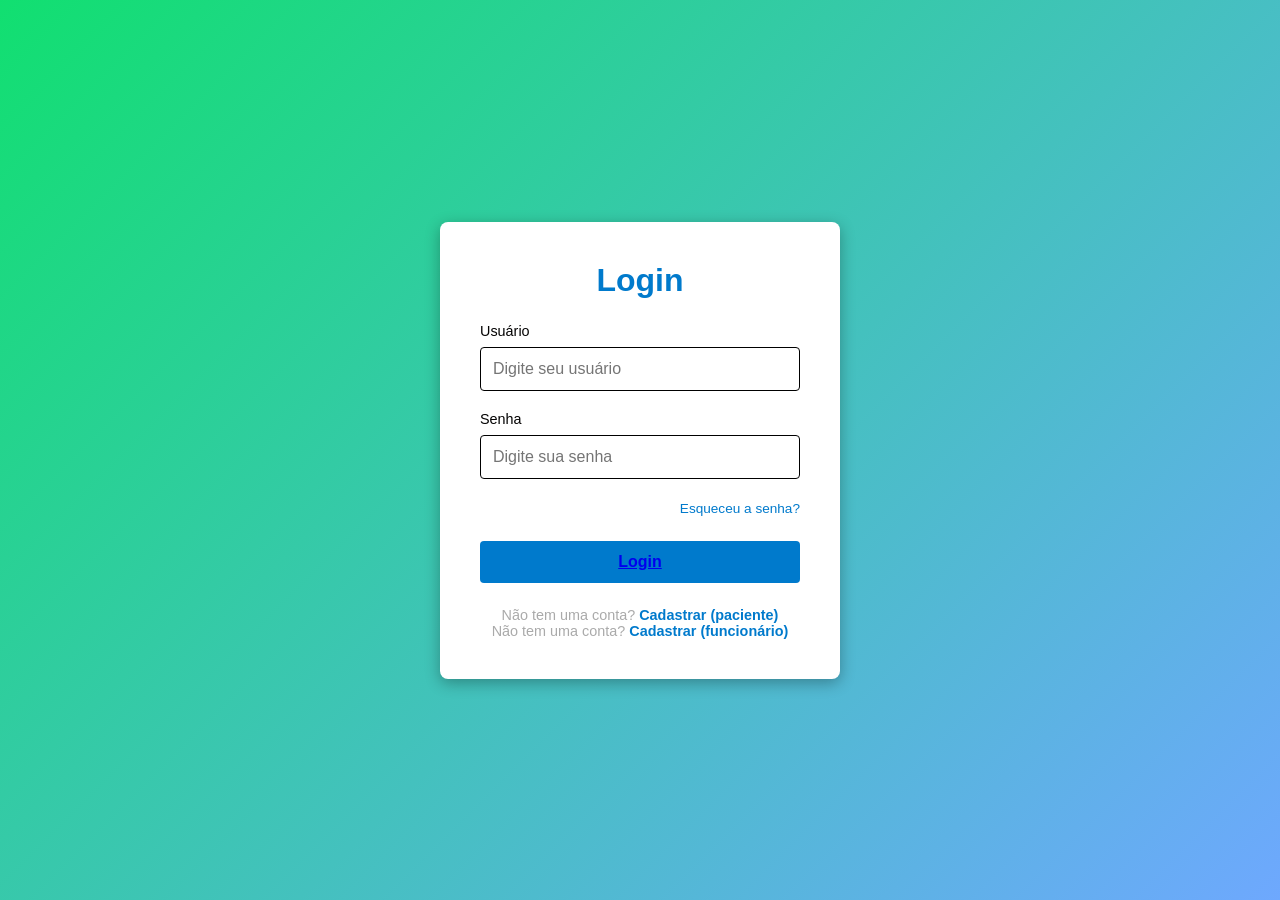
<file: index.html>
<!DOCTYPE html>
<html lang="pt-BR">
<head>
    <meta charset="UTF-8">
    <meta name="viewport" content="width=device-width, initial-scale=1.0">
    <title>Tela de Login</title>
    <link rel="stylesheet" href="style.css">
</head>
<body>

    <div class="login-container">
        <h1>Login</h1>
        
        <form>
            <div class="input-group">
                <label for="username">Usuário</label>
                <input type="text" id="username" placeholder="Digite seu usuário" required>
            </div>

            <div class="input-group">
                <label for="password">Senha</label>
                <input type="password" id="password" placeholder="Digite sua senha" required>
            </div>

            <div class="forgot-password">
                <a href="/projetohospital/senha/senha.html">Esqueceu a senha?</a>
            </div>

            <button type="submit" class="btn-login"><a href="./triagem1/index.html">Login</a></button>
        </form>

        <div class="register-link">
            <p>Não tem uma conta? <a href="./cadastropaciente/index.html">Cadastrar (paciente)</a></p>
            <p>Não tem uma conta? <a href="./funcionario/index.html">Cadastrar (funcionário)</a></p>
        </div>
    </div>

</body>
</html>
</file>
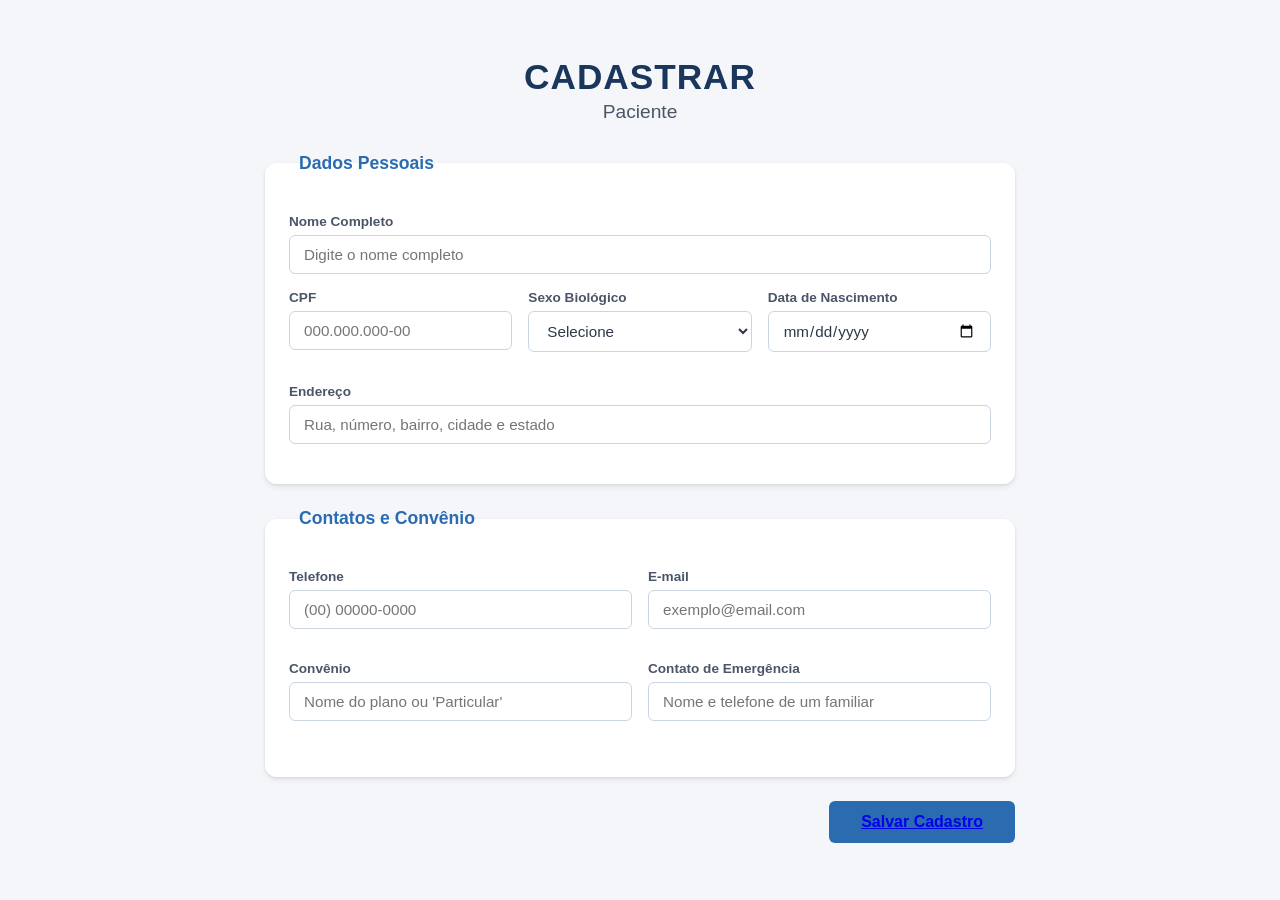
<file: cadastropaciente/index.html>
<!DOCTYPE html>
<html lang="pt-BR">
<head>
    <meta charset="UTF-8">
    <meta name="viewport" content="width=device-width, initial-scale=1.0">
    <title>Cadastro de Paciente</title>
    <link rel="stylesheet" href="style.css">
</head>
<body>

    <div class="form-container">
        <!-- Cabeçalho Principal -->
        <header class="form-header">
            <h1>Cadastrar</h1>
            <h2>Paciente</h2>
        </header>

        <form>
            <!-- CARD 1: Dados Pessoais -->
            <fieldset class="card">
                <legend>Dados Pessoais</legend>
                
                <div class="input-group full-width">
                    <label for="nome">Nome Completo</label>
                    <input type="text" id="nome" placeholder="Digite o nome completo" required>
                </div>

                <div class="input-row">
                    <div class="input-group">
                        <label for="cpf">CPF</label>
                        <input type="text" id="cpf" placeholder="000.000.000-00" required>
                    </div>

                    <div class="input-group">
                        <label for="sexo">Sexo Biológico</label>
                        <select id="sexo" required>
                            <option value="" disabled selected>Selecione</option>
                            <option value="masculino">Masculino</option>
                            <option value="feminino">Feminino</option>
                        </select>
                    </div>

                    <div class="input-group">
                        <label for="nascimento">Data de Nascimento</label>
                        <input type="date" id="nascimento" required>
                    </div>
                </div>

                <div class="input-group full-width">
                    <label for="endereco">Endereço</label>
                    <input type="text" id="endereco" placeholder="Rua, número, bairro, cidade e estado" required>
                </div>
            </fieldset>

            <!-- CARD 2: Contatos e Informações Médicas -->
            <fieldset class="card">
                <legend>Contatos e Convênio</legend>

                <div class="input-row">
                    <div class="input-group">
                        <label for="telefone">Telefone</label>
                        <input type="tel" id="telefone" placeholder="(00) 00000-0000" required>
                    </div>

                    <div class="input-group">
                        <label for="email">E-mail</label>
                        <input type="email" id="email" placeholder="exemplo@email.com" required>
                    </div>
                </div>

                <div class="input-row">
                    <div class="input-group">
                        <label for="convenio">Convênio</label>
                        <input type="text" id="convenio" placeholder="Nome do plano ou 'Particular'">
                    </div>

                    <div class="input-group">
                        <label for="emergencia">Contato de Emergência</label>
                        <input type="tel" id="emergencia" placeholder="Nome e telefone de um familiar" required>
                    </div>
                </div>
            </fieldset>

            <!-- Botão de Envio -->
            <div class="form-actions">
               <button type="submit" class="btn-submit"> <a href="../index.html">Salvar Cadastro</a></button>
            </div>
        </form>
    </div>

</body>
</html>
</file>
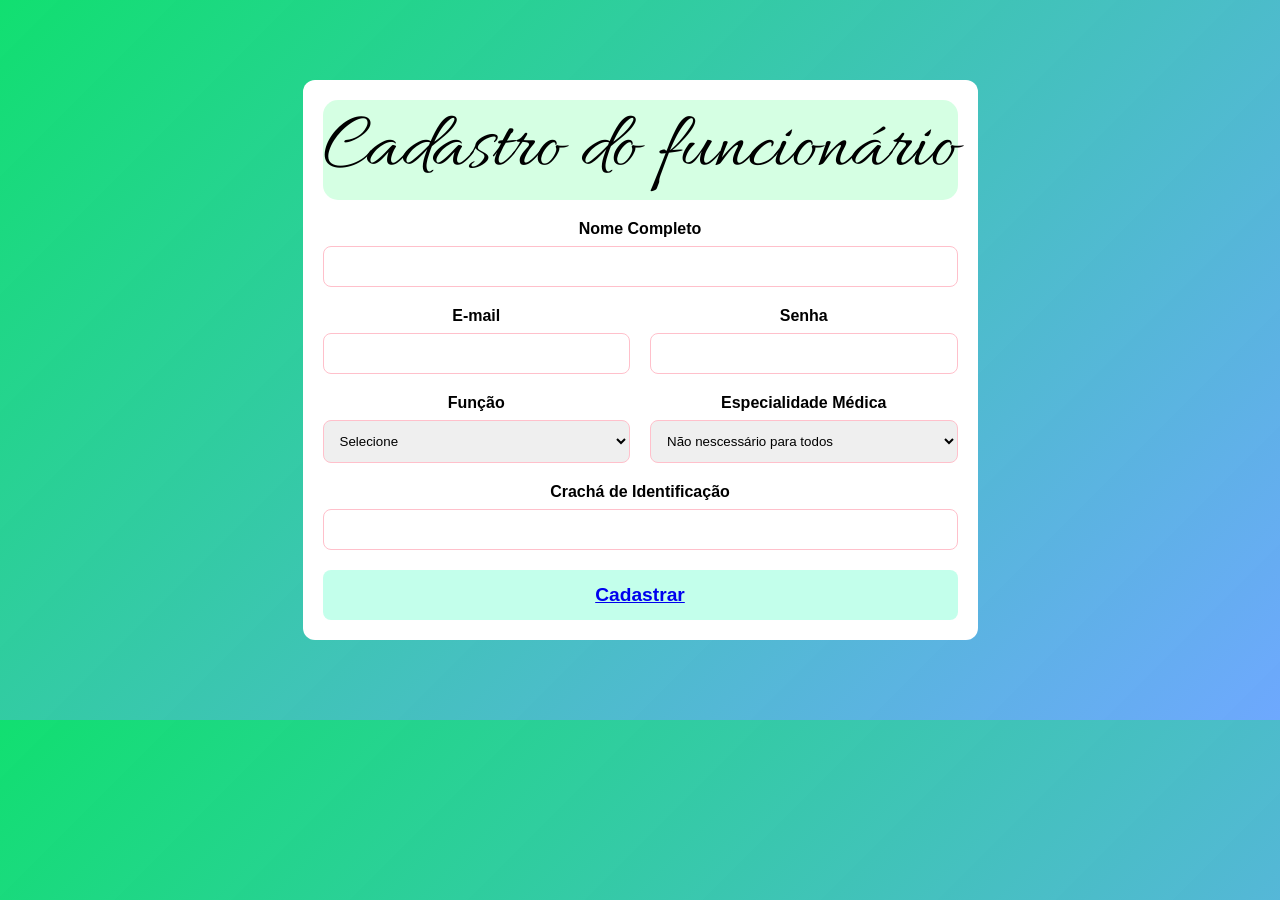
<file: funcionario/index.html>
<!DOCTYPE html>
<html lang="en">
<head>
    <meta charset="UTF-8">
    <meta name="viewport" content="width=device-width, initial-scale=1.0">
    <title>Triagem</title>
    <link rel="stylesheet" href="style.css">
    <style>
@import url('https://fonts.googleapis.com/css2?family=Allura&family=Belleza&display=swap');
</style>
</head>
<body>
    <div class="container">

        <div class="container2"><h1>Cadastro do funcionário</h1></div>

        <form>
            <div class="campo">
                <label>Nome Completo</label>
                <input type="text" required>
            </div>

            <div class="linha">
                <div class="campo">
                    <label>E-mail</label>
                    <input type="text" required>
                </div>

                <div class="campo">
                    <label>Senha</label>
                    <input type="password" required>
                </div>
            </div>

            <div class="linha">
                <div class="campo">
                    <label>Função</label>
                    <select>
                        <option selected disabled>Selecione</option>
                        <option>Segurança</option>
                        <option>Funcionario da Limpeza</option>
                        <option>Recepcionista</option>
                        <option>Técnico de Enfermagem</option>
                        <option>Enfermeiro</option>
                        <option>Médico</option>
                        <option>Administrativos</option>
                        <option>Outro...</option>
                    </select>
                </div>

                <div class="campo">
                    <label>Especialidade Médica</label>

                    <select>
                        <option selected disabled>Não nescessário para todos</option>
                        <option>Sem especialidade</option>
                        <option>Neurologista</option>
                        <option>Infectologia</option>
                        <option>Pediatria</option>
                        <option>Oftalmologia</option>
                        <option>Cardiologista</option>
                        <option>Dentista</option>
                        <option>Dermatologista</option>
                    </select>
                </div>
            </div>

             <div class="campo">
                <label>Crachá de Identificação</label>
                <input type="text" required>
            </div>

            <button type="submit" class="word"><a href="../index.html">Cadastrar</a></button>
        </form>

    </div>
</body>
</html>
</file>
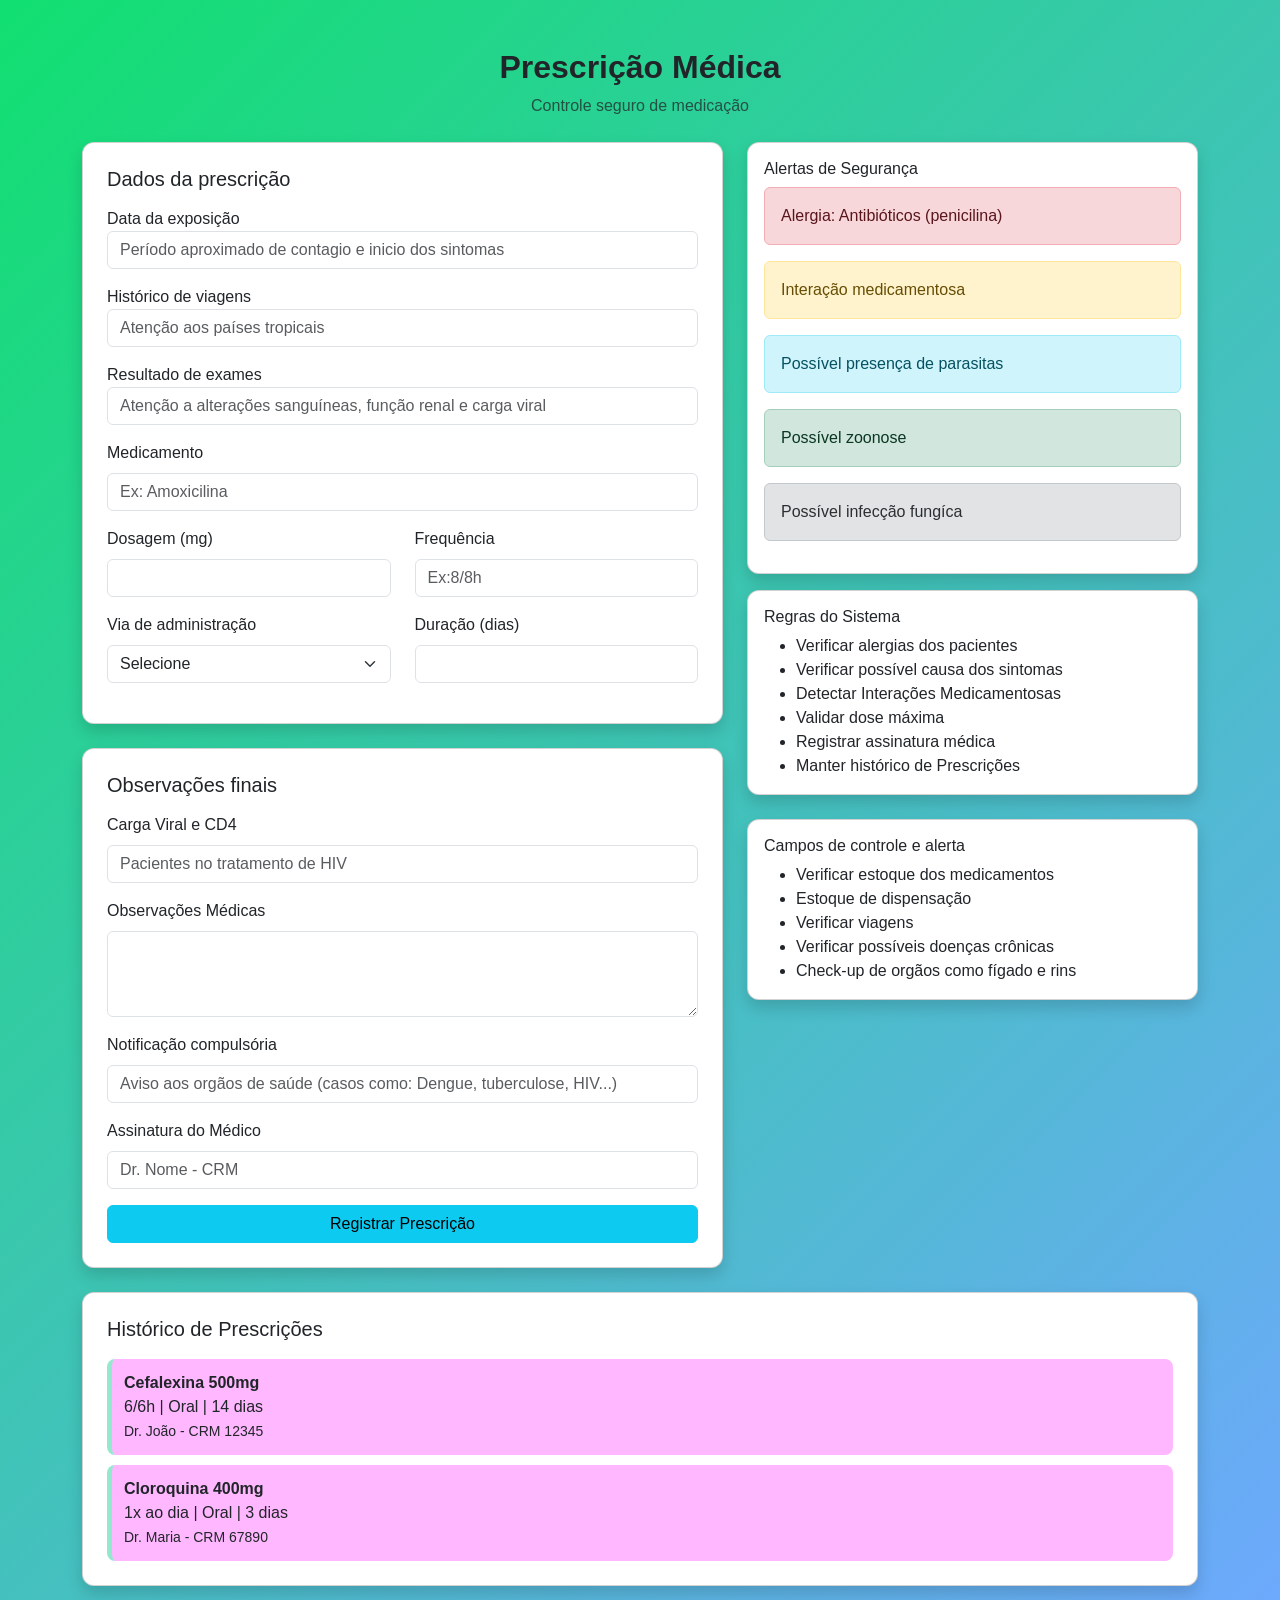
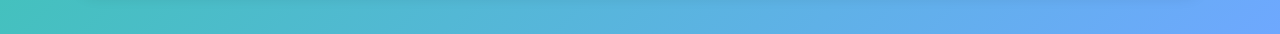
<file: prescricao/index.html>
<!DOCTYPE html>
<html lang="en">
<head>
    <meta charset="UTF-8">
    <meta name="viewport" content="width=device-width, initial-scale=1.0">
    <title>Document</title>
    
    <link href="https://cdn.jsdelivr.net/npm/bootstrap@5.3.8/dist/css/bootstrap.min.css" rel="stylesheet" integrity="sha384-sRIl4kxILFvY47J16cr9ZwB07vP4J8+LH7qKQnuqkuIAvNWLzeN8tE5YBujZqJLB" crossorigin="anonymous">
    <link rel="stylesheet" href="style.css">
</head>

<body>
    <!-- container centraliza o conteúdo, mt-5 margem em cima, mb-5 margem embaixo, text-center centraliza o texto, text-muted texto mais claro/cinza -->
    <div class="container mt-5 mb-5">
        <div class="text-center mb-4">
            <h2>Prescrição Médica</h2>
            <!-- Text muted para deixar mais claro/cinza -->
            <p class="text-muted">Controle seguro de medicação</p>    
        </div>
<!-- row vem de linhas, é pra deixar eles um do lado do outro ou jogar pra baixo-->
        <div class="row">
            <div class="col-md-7">
                <!--card é o quadrado branco p-4 Padding (espaço interno) shadow adiciona sombras form label deixa o texto com padrão de bootstrap col-md-7 faz ela ocupar 7 espaços de 12 -->
                <div class="card p-4 shadow">
                    <h5 class="mb-3">Dados da prescrição</h5>
                    <form>

                        <div class="mb-3">
                            <label>Data da exposição</label>
                            <input type="text" class="form-control" placeholder="Período aproximado de contagio e inicio dos sintomas">
                        </div>

                        <div class="mb-3">
                            <label>Histórico de viagens</label>
                            <input type="text" class="form-control" placeholder="Atenção aos países tropicais">
                        </div>

                        <div class="mb-3">
                            <label>Resultado de exames</label>
                            <input type="text" class="form-control" placeholder="Atenção a alterações sanguíneas, função renal e carga viral">
                        </div>

                        <div class="mb-3">
                            <label class="form-label">Medicamento</label>
                            <input type="text" class="form-control" placeholder="Ex: Amoxicilina">
                            <!-- Div de fechamento do mb-3 -->
                        </div>

                        <div class="row">
                            <div class="col-md-6 mb-3">
                                <label class="form-label">Dosagem (mg)</label>
                                <input type="number" class="form-control">
                            </div>
                            <div class="col-md-6 mb-3">
                                <label class="form-label">Frequência</label>
                                <input type="text" class="form-control" placeholder="Ex:8/8h">
                            </div>
                        </div>

                        <div class="row">
                            <div class="col-md-6 mb-3">
                                <label class="form-label">Via de administração</label>
                                <select class="form-select">
                                    <option selected disabled>Selecione</option>
                                    <option>Oral</option>
                                    <option>Intravenosa</option>
                                    <option>Intramuscular</option>
                                    <option>Tópica</option>
                                </select>
                            </div>

                            <div class="col-md-6 mb-3">
                                <label class="form-label">Duração (dias)</label>
                                <input type="number" class="form-control">
                            </div>
                        </div>
            </div>         <br>
                        <div class="card p-4 shadow">
                            <h5 class="mb-3">Observações finais</h5>
                        
                        <div class="mb-3">
                            <label class="form-label">Carga Viral e CD4</label>
                            <input type="text" class="form-control" placeholder="Pacientes no tratamento de HIV">
                        </div>

                        <div class="mb-3">
                            <label class="form-label">Observações Médicas</label>
                            <textarea class="form-control" rows="3"></textarea>
                        </div> 

                        <div class="mb-3">
                            <label class="form-label">Notificação compulsória</label>
                            <input type="text" class="form-control" placeholder="Aviso aos orgãos de saúde (casos como: Dengue, tuberculose, HIV...)">
                        </div>

                        <div class="mb-3">
                            <label class="form-label">Assinatura do Médico</label>
                            <input type="text" class="form-control" placeholder="Dr. Nome - CRM">
                        </div>
                        
                        <button class="btn btn-info w-100">
                            Registrar Prescrição
                        </button>
                        </div>

                    </form>
                </div>
            
            
            <div class="col-md-5">
                <div class="card p-3 shadow mb-3">
                    <h6>Alertas de Segurança</h6>

                    <div class="alert alert-danger">
                        Alergia: Antibióticos (penicilina)
                    </div>

                    <div class="alert alert-warning">
                        Interação medicamentosa
                    </div>

                    <div class="alert alert-info">
                        Possível presença de parasitas
                    </div>

                    <div class="alert alert-success">
                        Possível zoonose
                    </div>

                    <div class="alert alert-secondary">
                        Possível infecção fungíca
                    </div>

                </div>

                 <div class="card p-3 shadow">
            <h6>Regras do Sistema</h6>
            <ul class="mb-0">
                <li>Verificar alergias dos pacientes</li>
                <li>Verificar possível causa dos sintomas</li>
                <li>Detectar Interações Medicamentosas</li>
                <li>Validar dose máxima</li>
                <li>Registrar assinatura médica</li>
                <li>Manter histórico de Prescrições</li>
            </ul>
        </div> <br>

            <div class="card p-3 shadow ">
                <h6>Campos de controle e alerta</h6>
                <ul class="mb-0">
                    <li>Verificar estoque dos medicamentos</li>
                    <li>Estoque de dispensação</li>
                    <li>Verificar viagens</li>
                    <li>Verificar possíveis doenças crônicas</li>
                    <li>Check-up de orgãos como fígado e rins</li>
                </ul>
            </div>

            </div>

            
        </div>

        <!-- Histórico -->

        <div class="card p-4 shadow mt-4">
            <h5>Histórico de Prescrições</h5>

            <div class="historico">
                <strong>Cefalexina 500mg</strong> <br>
                6/6h | Oral | 14 dias <br>
                <small>Dr. João - CRM 12345</small>
            </div>

            <div class="historico">
                <strong>Cloroquina 400mg</strong> <br>
                1x ao dia | Oral | 3 dias <br>
                <small>Dr. Maria - CRM 67890</small>
            </div>

           

        </div>
        <!-- div de fechamento do container mt-5 -->
    </div>    

</body>
</html>
</file>
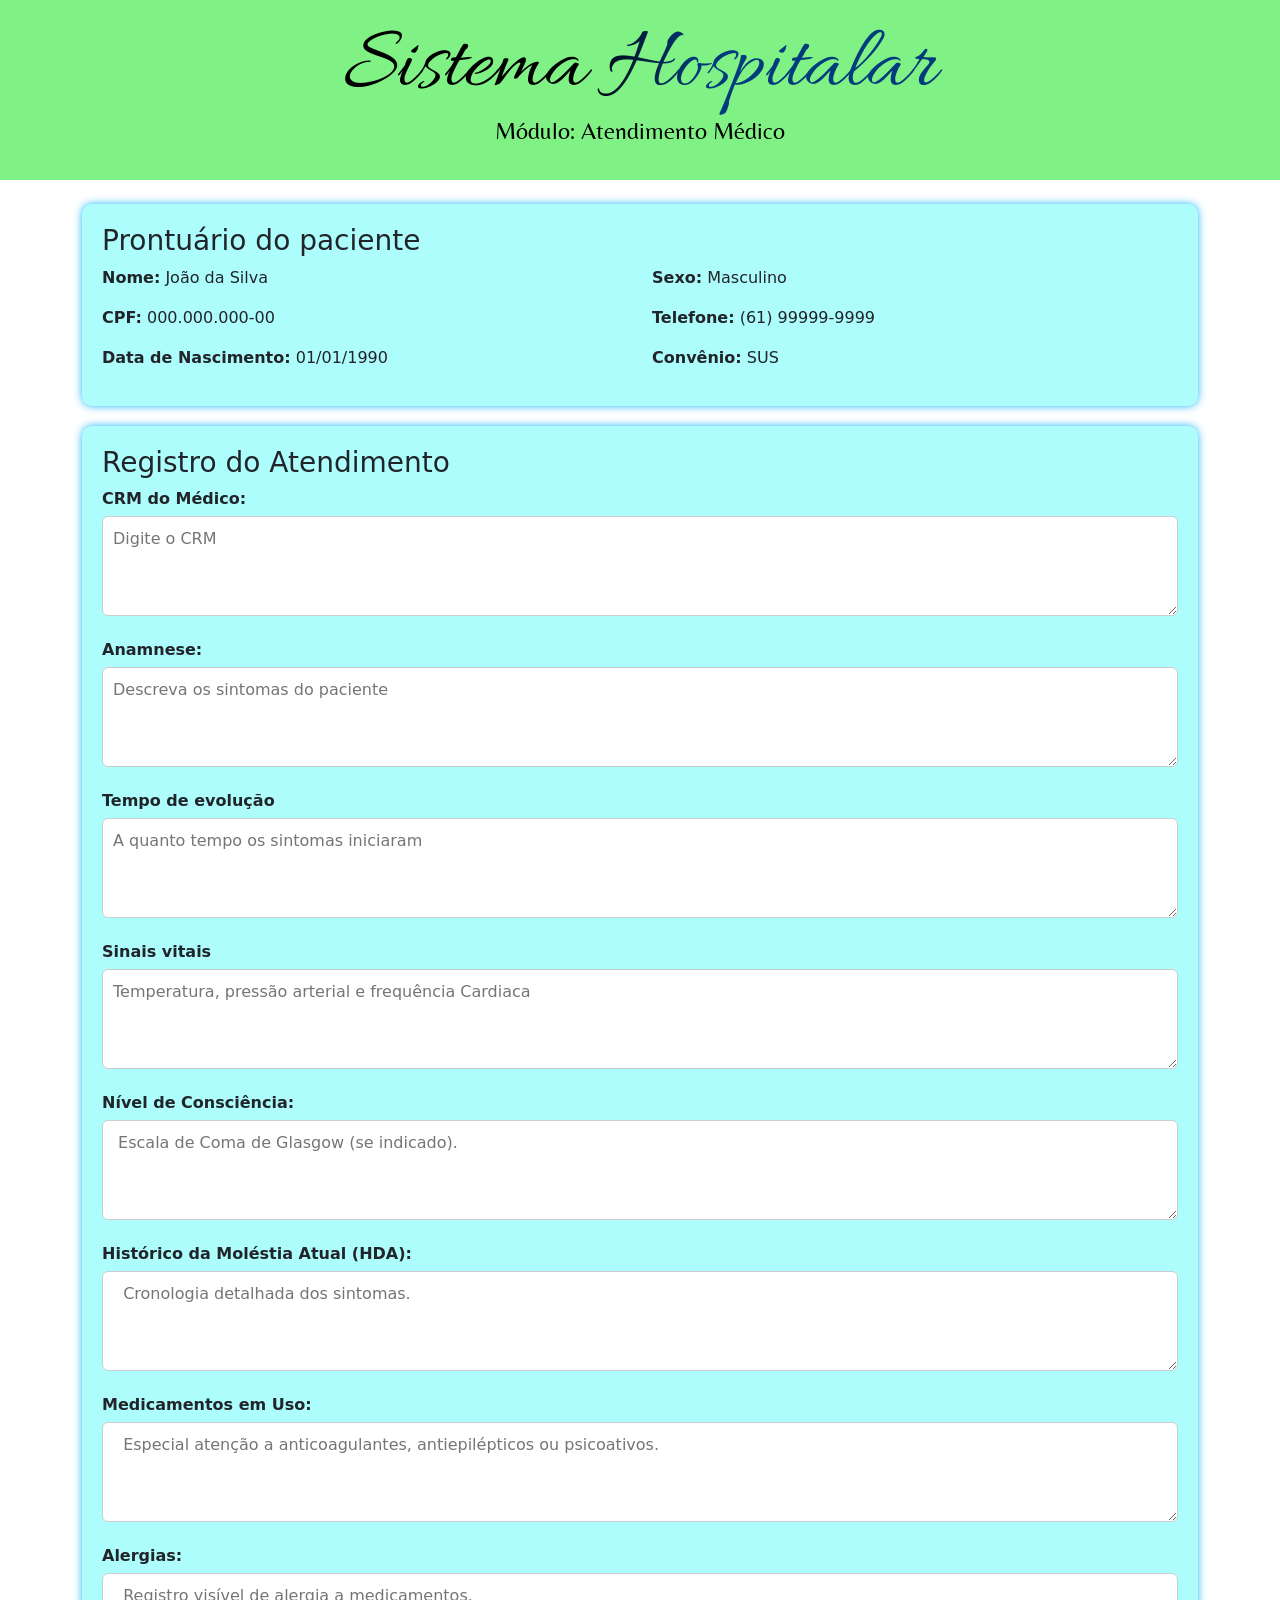
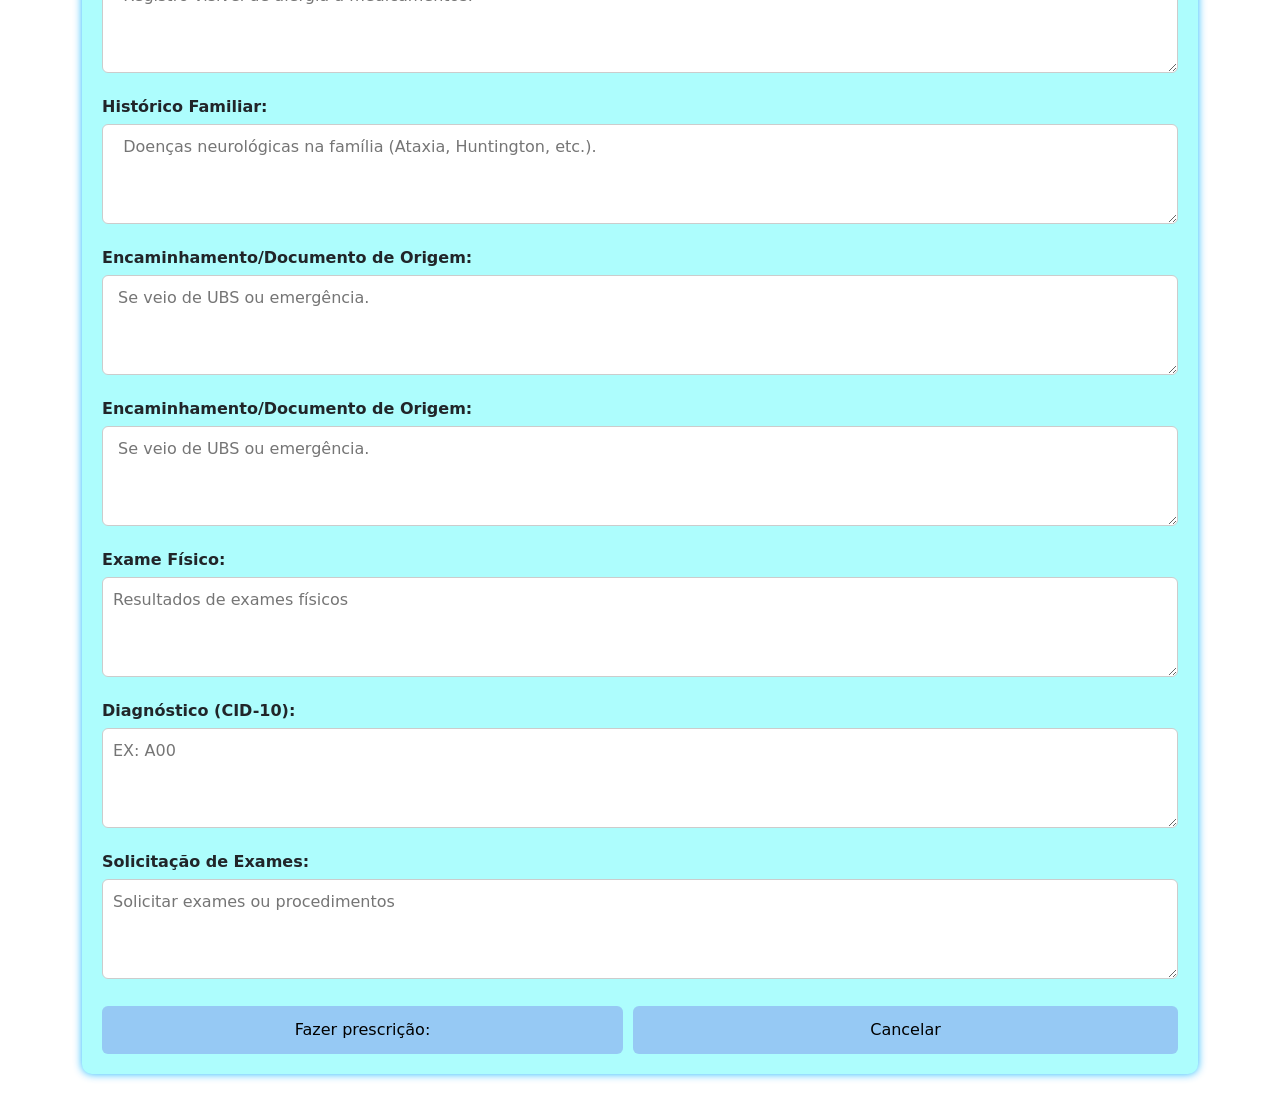
<file: prescricao2/index.html>
<!DOCTYPE html>
<html lang="en">
<head>
    <meta charset="UTF-8">
    <meta name="viewport" content="width=device-width, initial-scale=1.0">
    <title>Document</title>
    <link rel="stylesheet" href="style.css">

     <style>
@import url('https://fonts.googleapis.com/css2?family=Allura&display=swap');
</style>

    <link href="https://cdn.jsdelivr.net/npm/bootstrap@5.3.8/dist/css/bootstrap.min.css" rel="stylesheet" integrity="sha384-sRIl4kxILFvY47J16cr9ZwB07vP4J8+LH7qKQnuqkuIAvNWLzeN8tE5YBujZqJLB" crossorigin="anonymous">

    <style>
@import url('https://fonts.googleapis.com/css2?family=Allura&family=Belleza&display=swap');
</style>

</head>
<body>
    <header class="topo">
        <h1>Sistema Hospitalar</h1>
        <p class="slq">Módulo: Atendimento Médico</p>
    </header>

    <div class="container mt-4">
        <div class="card-box">
            <h3>Prontuário do paciente</h3>

            <div class="row">
                <div class="col-md-6">
                    <p><strong>Nome:</strong> João da Silva</p>
                    <p><strong>CPF:</strong> 000.000.000-00</p>
                    <p><strong>Data de Nascimento:</strong> 01/01/1990</p>
                </div>

                <div class="col-md-6">
                    <p><strong>Sexo:</strong> Masculino</p>
                    <p><strong>Telefone:</strong> (61) 99999-9999</p>
                    <p><strong>Convênio:</strong> SUS</p>
                </div>
            </div>
        </div>
    

    <div class="card-box">

        <h3>Registro do Atendimento</h3>
        
        <div class="campo">
            <label>CRM do Médico:</label>
            <textarea name="" id="" placeholder="Digite o CRM"></textarea>
        </div>

        <div class="campo">
            <label>Anamnese:</label>
            <textarea placeholder="Descreva os sintomas do paciente"></textarea>
        </div>

        <div class="campo">
            <label>Tempo de evolução</label>
            <textarea name="" id="" placeholder="A quanto tempo os sintomas iniciaram"></textarea>
        </div>

        <div class="campo">
            <label>Sinais vitais</label>
            <textarea name="" id="" placeholder="Temperatura, pressão arterial e frequência Cardiaca"></textarea> 
        </div>

        <div class="campo">
                <label> Nível de Consciência:</label> 
                <textarea placeholder=" Escala de Coma de Glasgow (se indicado)."></textarea>
            </div> 
            
            
            <div class="campo">
                <label>Histórico da Moléstia Atual (HDA):</label> 
                <textarea placeholder="  Cronologia detalhada dos sintomas."></textarea>
            </div> 

            
            <div class="campo">
                <label>Medicamentos em Uso:</label> 
                <textarea placeholder="  Especial atenção a anticoagulantes, antiepilépticos ou psicoativos."></textarea>
            </div> 

            
            <div class="campo">
                <label>Alergias:</label> 
                <textarea placeholder="  Registro visível de alergia a medicamentos."></textarea>
            </div> 

            
            <div class="campo">
                <label>Histórico Familiar: </label> 
                <textarea placeholder="  Doenças neurológicas na família (Ataxia, Huntington, etc.)."></textarea>
            </div> 

            
            <div class="campo">
                <label>Encaminhamento/Documento de Origem: </label> 
                <textarea placeholder=" Se veio de UBS ou emergência."></textarea>
            </div> 


            <div class="campo">
                <label>Encaminhamento/Documento de Origem: </label> 
                <textarea placeholder=" Se veio de UBS ou emergência."></textarea>
            </div> 

        <div class="campo">
            <label>Exame Físico:</label>
            <textarea placeholder="Resultados de exames físicos"></textarea>
        </div>

        <div class="campo">
            <label>Diagnóstico (CID-10):</label>
             <textarea name="" id="" placeholder="EX: A00"></textarea>
        </div>

        <div class="campo">
            <label>Solicitação de Exames:</label>
            <textarea placeholder="Solicitar exames ou procedimentos"></textarea>
        </div>

        <div class="botoes">
            <a href="../prescricao/index.html" class="link-btn"><button class="btn-salvar">Fazer prescrição:</button></a>
            <button class="btn-secundario">Cancelar</button>
        </div>

       
        <!-- div de fechamento do card-box -->
    </div>

    <!-- div de fechamento do class container -->
    </div>
</body>
</html>
</file>
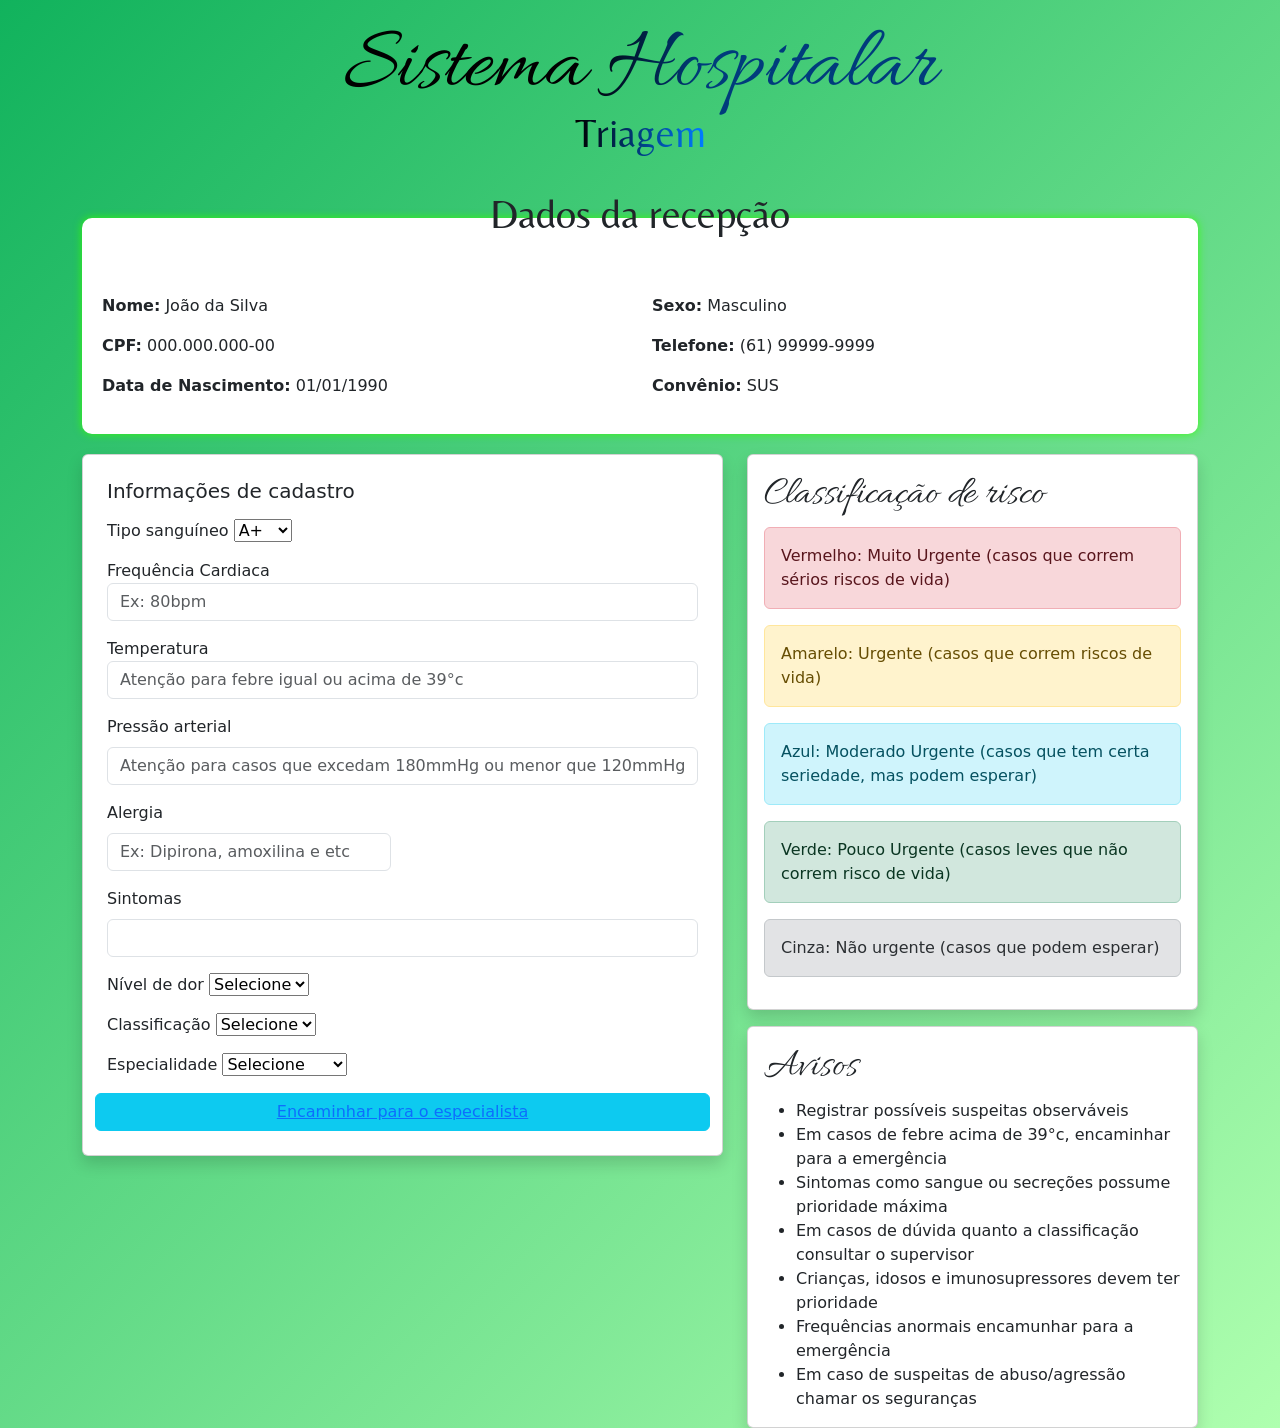
<file: triagem1/index.html>
<!DOCTYPE html>
<html lang="en">
<head>
    <meta charset="UTF-8">
    <meta name="viewport" content="width=device-width, initial-scale=1.0">
    <title>Document</title>
    <link rel="stylesheet" href="style.css">
    <link href="https://cdn.jsdelivr.net/npm/bootstrap@5.3.8/dist/css/bootstrap.min.css" rel="stylesheet" integrity="sha384-sRIl4kxILFvY47J16cr9ZwB07vP4J8+LH7qKQnuqkuIAvNWLzeN8tE5YBujZqJLB" crossorigin="anonymous">
    <style>
@import url('https://fonts.googleapis.com/css2?family=Allura&display=swap');
</style>
<style>
@import url('https://fonts.googleapis.com/css2?family=Allura&family=Belleza&display=swap');
</style>
</head>
<body>
    <header class="topo">
        <h1 id="titulo">Sistema Hospitalar</h1>
        <p class="subtitulo">Triagem</p>
    </header>

    <div class="container mt-4">
        <div class="card-box">
           
            <h3>Dados da recepção</h3>
               

            <div class="row">
                <div class="col-md-6">
                    <p><strong>Nome:</strong> João da Silva</p>
                    <p><strong>CPF:</strong> 000.000.000-00</p>
                    <p><strong>Data de Nascimento:</strong> 01/01/1990</p>
                </div>

                <div class="col-md-6">
                    <p><strong>Sexo:</strong> Masculino</p>
                    <p><strong>Telefone:</strong> (61) 99999-9999</p>
                    <p><strong>Convênio:</strong> SUS</p>
                </div>
            </div>
        </div>
     
        <div class="row">
            <div class="col-md-7">
                <!--card é o quadrado branco p-4 Padding (espaço interno) shadow adiciona sombras form label deixa o texto com padrão de bootstrap col-md-7 faz ela ocupar 7 espaços de 12 -->
                <div class="card p-4 shadow">
                    <h5 class="mb-3">Informações de cadastro</h5>
                    <form>

                        <div class="mb-3">
                            <label>Tipo sanguíneo</label>
                            <select>Selecione o tipo sanguineo
                                <option>A+</option>
                                <option>A-</option>
                                <option>B+</option>
                                <option>B-</option>
                                <option>AB+</option>
                                <option>AB-</option>
                                <option>O+</option>
                                <option>O-</option>
                            </select>

                        </div>

                        <div class="mb-3">
                            <label>Frequência Cardiaca</label>
                            <input type="text" class="form-control" placeholder="Ex: 80bpm">
                        </div>

                        <div class="mb-3">
                            <label>Temperatura</label>
                            <input type="text" class="form-control" placeholder="Atenção para febre igual ou acima de 39°c">
                        </div>

                        <div class="mb-3">
                            <label class="form-label">Pressão arterial</label>
                            <input type="text" class="form-control" placeholder="Atenção para casos que excedam 180mmHg ou menor que 120mmHg">
                            <!-- Div de fechamento do mb-3 -->
                        </div>

                        <div class="row">
                            
                            <div class="col-md-6 mb-3">
                                <label class="form-label">Alergia</label>
                                <input type="text" class="form-control" placeholder="Ex: Dipirona, amoxilina e etc">
                            </div>
                        </div>

                        <div class="row">

                            <div class=" mb-3">
                                <label class="form-label">Sintomas</label>
                                <input type="text" class="form-control" rows="3">
                            </div>

                            <div class="mb-3">
                            <label>Nível de dor</label>
                    <select>
                        <option selected disabled>Selecione</option>
                        <option>1</option>
                        <option>2</option>
                        <option>3</option>
                        <option>4</option>
                        <option>5</option>
                        <option>6</option>
                        <option>7</option>
                        <option>8</option>
                        <option>9</option>
                        <option>10</option>
                    </select>
                    </div>

                        <div class="mb-3">
                            <label>Classificação</label>
                    <select>
                        <option selected disabled>Selecione</option>
                        <option>Vermelho</option>
                        <option>Amarelo</option>
                        <option>Azul</option>
                        <option>Verde</option>
                        <option>Cinza</option>
                    </select> 

                </div>

                <div class="mb-3">
                    <label>Especialidade</label>

                    <select>
                        <option selected disabled>Selecione</option>
                        <option>Ortopedia</option>
                        <option>Infectologia</option>
                        <option>Pediatria</option>
                        <option>Oftalmologia</option>
                    </select>

                    </div>

                         <button class="btn btn-info w-100">
                           <a href="../prescricao2/index.html"> Encaminhar para o especialista</a>
                        </button>
                        </div>
            </div>        
            
                    </form>
                </div>
                
                <div class="col-md-5">
                <div class="card p-3 shadow mb-3">
                    <h6>Classificação de risco</h6>
                        
                    <div class="alert alert-danger">
                        Vermelho: Muito Urgente (casos que correm sérios riscos de vida)
                    </div>

                    <div class="alert alert-warning">
                        Amarelo: Urgente (casos que correm riscos de vida)
                    </div>

                    <div class="alert alert-info">
                        Azul: Moderado Urgente (casos que tem certa seriedade, mas podem esperar)
                    </div>

                    <div class="alert alert-success">
                        Verde: Pouco Urgente (casos leves que não correm risco de vida)
                    </div>

                    <div class="alert alert-secondary">
                        Cinza: Não urgente (casos que podem esperar)
                    </div>

                </div>

                <div class="card p-3 shadow">
            <h6>Avisos</h6>
            <ul class="mb-0">
                <li>Registrar possíveis suspeitas observáveis</li>
                <li>Em casos de febre acima de 39°c, encaminhar para a emergência</li>
                <li>Sintomas como sangue ou secreções possume prioridade máxima</li>
                <li>Em casos de dúvida quanto a classificação consultar o supervisor</li>
                <li>Crianças, idosos e imunosupressores devem ter prioridade</li>
                <li>Frequências anormais encamunhar para a emergência</li>
                <li>Em caso de suspeitas de abuso/agressão chamar os seguranças</li>
            </ul>
        </div>

    <!-- div de fechamento do class container -->
    </div>
</body>
</html>
</file>
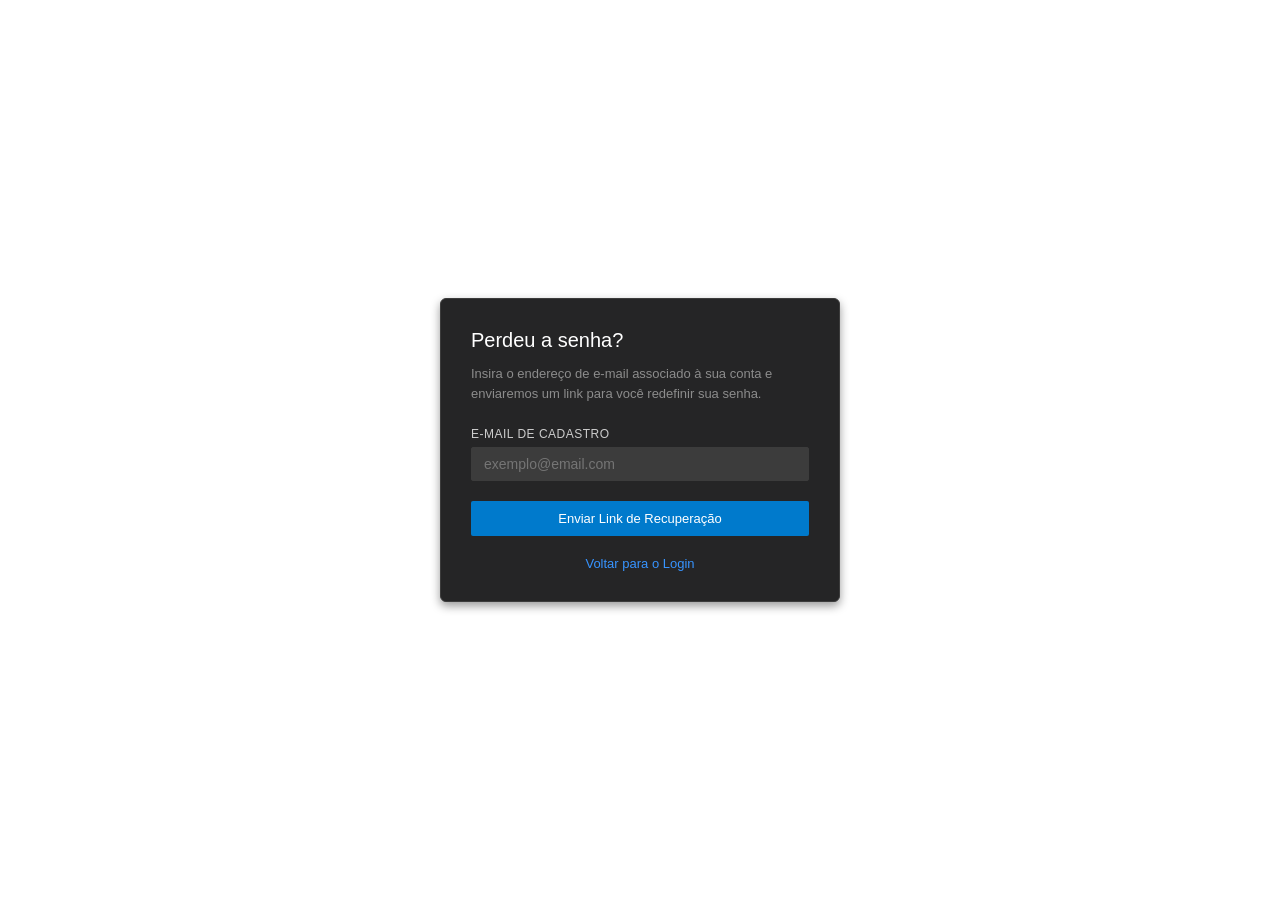
<file: senha/senha.html>
<!DOCTYPE html>
<html lang="pt-BR">
<head>
    <meta charset="UTF-8">
    <meta name="viewport" content="width=device-width, initial-scale=1.0">
    <title>Recuperar Senha - VS Code Style</title>
    <!-- Vincula o arquivo CSS externo -->
    <link rel="stylesheet" href="style.css">
</head>
<body>

    <div class="card-container">
        <h2>Perdeu a senha?</h2>
        <p>Insira o endereço de e-mail associado à sua conta e enviaremos um link para você redefinir sua senha.</p>
        
        <form>
            <div class="form-group">
                <label for="email">E-mail de Cadastro</label>
                <input type="email" id="email" placeholder="exemplo@email.com" required>
            </div>
            
            <button type="submit" class="btn-enviar">
                Enviar Link de Recuperação
            </button>
        </form>

        <a href="../index.html" class="voltar-link">Voltar para o Login</a>
    </div>

</body>
</html>
</file>
<file: style.css>
/* Reset de estilos básicos */
* {
    margin: 0;
    padding: 0;
    box-sizing: border-box;
    font-family: 'Segoe UI', Tahoma, Geneva, Verdana, sans-serif;
}

body {
    color: #000000;
    display: flex;
    justify-content: center;
    align-items: center;
    height: 100vh;
    background: linear-gradient(135deg, #0d6e, #6ea8fe);
}

/* Container principal da tela de login */
.login-container {
    background-color: #ffffff;
    padding: 40px;
    border-radius: 8px;
    box-shadow: 0 4px 15px rgba(0, 0, 0, 0.3);
    width: 100%;
    max-width: 400px;
}

h1 {
    text-align: center;
    margin-bottom: 24px;
    font-size: 2rem;
    color: #007acc; /* Azul destaque */
}

/* Grupos de input (Usuário e Senha) */
.input-group {
    margin-bottom: 20px;
}

.input-group label {
    display: block;
    margin-bottom: 8px;
    font-size: 0.9rem;
    color: #050404;
}

.input-group input {
    width: 100%;
    padding: 12px;
    background-color: #ffffff;
    border: 1px solid #000000;
    border-radius: 4px;
    color: #000000;
    font-size: 1rem;
    outline: none;
    transition: border-color 0.3s;
}

.input-group input:focus {
    border-color: #03e2ff;
}

/* Link de esqueceu a senha */
.forgot-password {
    text-align: right;
    margin-bottom: 24px;
}

.forgot-password a {
    color: #007acc;
    font-size: 0.85rem;
    text-decoration: none;
}

.forgot-password a:hover {
    text-decoration: underline;
}

/* Botão de Login */
.btn-login {
    width: 100%;
    padding: 12px;
    background-color: #007acc;
    color: white;
    border: none;
    border-radius: 4px;
    font-size: 1rem;
    font-weight: bold;
    cursor: pointer;
    transition: background-color 0.3s;
}

.btn-login:hover {
    background-color: #0062a3;
}

/* Link para Cadastrar embaixo */
.register-link {
    text-align: center;
    margin-top: 24px;
    font-size: 0.9rem;
    color: #aaaaaa;
}

.register-link a {
    color: #007acc;
    text-decoration: none;
    font-weight: bold;
}

.register-link a:hover {
    text-decoration: underline;
}
</file>
<file: cadastropaciente/style.css>
/* Reset e configurações globais */
* {
    margin: 0;
    padding: 0;
    box-sizing: border-box;
    font-family: 'Segoe UI', Tahoma, Geneva, Verdana, sans-serif;
}

body {
    background-color: #f4f6f9; /* Fundo cinza claro e limpo */
    color: #333333;
    display: flex;
    justify-content: center;
    align-items: center;
    min-height: 100vh;
    padding: 20px;
}

/* Container principal */
.form-container {
    width: 100%;
    max-width: 750px;
}

/* Cabeçalho */
.form-header {
    text-align: center;
    margin-bottom: 30px;
}

.form-header h1 {
    font-size: 2.2rem;
    color: #1a365d; /* Azul escuro corporativo/médico */
    text-transform: uppercase;
    letter-spacing: 1px;
}

.form-header h2 {
    font-size: 1.2rem;
    color: #4a5568;
    font-weight: 400;
    margin-top: 4px;
}

/* Estilização dos Cards (Fieldset) */
.card {
    background-color: #ffffff;
    border: none;
    border-radius: 12px;
    padding: 24px;
    margin-bottom: 24px;
    box-shadow: 0 4px 6px rgba(0, 0, 0, 0.05), 0 1px 3px rgba(0, 0, 0, 0.1);
}

.card legend {
    font-size: 1.1rem;
    font-weight: 600;
    color: #2b6cb0; /* Azul de destaque */
    padding: 0 10px;
    margin-bottom: 16px;
}

/* Layout de linhas e colunas */
.input-row {
    display: flex;
    gap: 16px;
    flex-wrap: wrap; /* Garante que fique responsivo no celular */
    margin-bottom: 16px;
}

.input-group {
    flex: 1;
    min-width: 180px; /* Impede que os campos esmaguem muito */
    display: flex;
    flex-direction: column;
    margin-bottom: 16px;
}

.input-group.full-width {
    width: 100%;
    margin-bottom: 16px;
}

/* Labels e Inputs */
.input-group label {
    font-size: 0.85rem;
    font-weight: 600;
    color: #4a5568;
    margin-bottom: 6px;
}

.input-group input, 
.input-group select {
    padding: 10px 14px;
    border: 1px solid #cbd5e0;
    border-radius: 6px;
    font-size: 0.95rem;
    color: #2d3748;
    background-color: #fff;
    outline: none;
    transition: all 0.2s ease-in-out;
}

.input-group input:focus, 
.input-group select:focus {
    border-color: #3182ce;
    box-shadow: 0 0 0 3px rgba(66, 153, 225, 0.15);
}

/* Botão de envio */
.form-actions {
    text-align: right;
    margin-top: 8px;
}

.btn-submit {
    background-color: #2b6cb0;
    color: #ffffff;
    font-size: 1rem;
    font-weight: 600;
    padding: 12px 32px;
    border: none;
    border-radius: 6px;
    cursor: pointer;
    transition: background-color 0.2s;
}

.btn-submit:hover {
    background-color: #2c5282;
}

/* Ajustes finos para telas menores (Responsividade) */
@media (max-width: 480px) {
    .input-row {
        flex-direction: column;
        gap: 0;
    }
}
</file>
<file: funcionario/style.css>
*{
    margin: 0;
    padding: 0;
    box-sizing: border-box;
    font-family: Arial, Helvetica, sans-serif;
}

body{
    background-color: rgba(177, 231, 241, 0.308);
    padding: 30px;
    display: flex;
    align-items: center;
    justify-content: center;
    min-height: 80vh;
    margin: 0;
    background: linear-gradient(135deg, #0d6e, #6ea8fe);
}

.container{
    /* altura maxima que esse container vai possuir */
    max-width: 750px;
    margin: auto;
    background-color:rgb(255, 255, 255);
    /* mexi no padding de 30 pra 20 */
    padding: 20px;
    border-radius: 12px;
    align-items: center;
    text-align: center;
    justify-content: center;
    display: grid;
    backdrop-filter: grayscale (100%) !important;
}

h1{
    text-align: center;
  font-family: "Allura", cursive;
  font-weight: 400;
  font-style: normal;
  font-size: 80px;
  color: rgb(0, 0, 0);
}

.campo{
    width: 100%;
    margin-bottom: 20px;
}

label{
    /* deixa os elementos um embaixo do outro */
    display: block;
    margin-bottom: 8px;
    font-weight: bold;
    color: black;
}

input,
textarea,
select{
    width: 100%;
    padding: 12px;
    border: 1px solid pink;
    border-radius: 8px;
    outline: none;
}

input:focus,
textarea:focus,
select:focus{
    border-color: aquamarine;
}

textarea{
    height: 100px;
    resize: none;
}

.linha{
    display: flex;
    gap: 20px;
}

button{
    width: 100%;
    padding: 14px;
    border: none;
    border-radius: 8px;
    background-color: rgba(127, 255, 212, 0.466);
    color: rgba(0, 0, 0, 0.692);
    font-size: 16px;
    cursor: pointer;
    transition: 0.3s;
}

button:hover{
    background-color: rgb(168, 250, 166);
}

.container2{
    background-color: rgba(127, 255, 170, 0.329);
    border-radius: 15px;
    margin-bottom: 20px;
}

.word{
    font-family: Arial, Helvetica, sans-serif;
    font-weight: bolder;
    font-size: larger;
}
</file>
<file: prescricao/style.css>
body{
    /* linear-gradient define um fundo degradê, 0deg de baixo pra cima, 90deg da esquerda pra direita /35deg diagonal bem comum e bonito*/
    background: linear-gradient(135deg, #0d6e, #6ea8fe);
    font-family: Arial, Helvetica, sans-serif;
}

.card{
    border-radius: 12px;
}

h2{
    font-weight: bold;
}

.historico{
    background: #f8f9;
    padding: 12px;
    border-radius: 8px;
    margin-top: 10px;
    border-left: 5px solid #63ffb6af;
}
</file>
<file: prescricao2/style.css>
body{
    background-color: rgba(233, 255, 198, 0.934);
    font-family: Arial, Helvetica, sans-serif;
}

.topo{
    background-color: rgba(38, 231, 48, 0.589);
    color: rgb(0, 0, 0);
    /* cria um espaço interno */
    padding: 15px;
    text-align: center;
}

.card-box{
    background-color: rgb(173, 253, 253);
    padding: 20px;
    margin-bottom: 20px;
    border-radius: 10px;
    box-shadow: 0px 0px 8px rgba(0, 174, 255, 0.879);
}

h3{
    margin-bottom: 15px;
}

.campo{
    margin-bottom: 15px;
}

.campo label{
    /* faz a fonte de todas as palavras ficar em negrito */
    font-weight: bold;
    /* impede que os elementos fiquem lado a lado */
    display: block;
    /* espaço entre os elementos */
    margin-bottom: 5px;
}

input, textarea{
    /* faz o input ocupar a tela inteira */
    width: 100%;
    padding: 10px;
    /* largura da linha */
    border: 1px solid #ccc;
    /* arredondar o quadrado */
    border-radius: 6px;
}

textarea{
    height: 100px;
}

.botoes {
    display: flex;
    gap: 10px;
    margin-top: 20px;
    width: 100%; /* Garante que o container ocupe a largura total */
}

/* O link e o botão secundário agora dividem o espaço meio a meio */
.link-btn, .btn-secundario {
    flex: 1; 
}

/* O botão de salvar agora se estica para preencher a metade dele */
.btn-salvar {
    width: 100%; 
    padding: 12px !important;
    background-color: rgba(122, 139, 233, 0.452);
    color: #000000;
    border: none;
    border-radius: 6px;
}

.btn-secundario {
    padding: 12px;
    background-color: rgba(122, 139, 233, 0.452);
    color: rgb(0, 0, 0);
    border: none;
    border-radius: 6px;
}


.btn-salvar:hover{
    background-color: rgb(94, 167,252);;
}

.btn-secundario:hover {
    background-color: rgb(94, 167,252);
}

h1{
    font-family: 'Allura', cursive;
    font-weight: bold;
    font-style: normal;
    font-size: 90px !important;
     /* Define o degradê */
  background-image: linear-gradient(to right, #000000 45%, #003c7c 55%) !important;
  /* Força o recorte do fundo no formato das letras */
  -webkit-background-clip: text !important;
  background-clip: text !important;
  /* Deixa o texto invisível para o degradê aparecer através dele */
  -webkit-text-fill-color: transparent !important;
  color: transparent !important;
  margin-bottom: -10px !important;
}

.slq{
    text-align: center;
    font-size: x-large;
     font-family: "Belleza", sans-serif;
}
</file>
<file: triagem1/style.css>
body{
    background-image:
    radial-gradient(rgba(255,255,255,0.01) 20px, transparent 0) linear-gradient(#74f786c2, #5f9767); 
    background: linear-gradient(135deg, rgba(0, 173, 81, 0.933), #afffaf) ;
}

.topo{
    background-image: linear-gradient(#54b055be);
    color: rgb(0, 0, 0);
    /* cria um espaço interno */
    padding: 15px;
    text-align: center;
}

.card-box{
    background-color: rgb(255, 255, 255);
    padding: 20px;
    margin-bottom: 20px;
    border-radius: 10px;
    box-shadow: 0px 0px 8px rgba(51, 255, 0, 0.879);
}

h3{
    margin: -5 !important;
    text-align: center;
    top: 50% !important;
    font-family: "Belleza", sans-serif;
    font-weight: 200;
    font-style: normal;
    font-size: 40px !important;
    transform: translate(-0%, -100%) !important;
}

.campo{
    margin-bottom: 15px;
}

.campo label{
    /* faz a fonte de todas as palavras ficar em negrito */
    font-weight: bold;
    /* impede que os elementos fiquem lado a lado */
    display: block;
    /* espaço entre os elementos */
    margin-bottom: 5px;
}

input, textarea{
    /* faz o input ocupar a tela inteira */
    width: 100%;
    padding: 10px;
    /* largura da linha */
    border: 1px solid #ccc;
    /* arredondar o quadrado */
    border-radius: 6px;
}

textarea{
    height: 100px;
}

.botoes{
    /* faz os botões ficarem lado a lado */
    display: flex;
    /* espaço entre os botões no meio de dois elementos */
    gap: 10px;
    /* espaço entre o elemento de cima */
    margin-top: 20px;
}

.btn-salvar{
    flex: 1;
    padding: 12px;
    background-color: rgba(241, 45, 123, 0.648);
    color: #000000;
    /* retirar as bordas */
    border: none;
    border-radius: 6px;
}

.btn-secundario{
    /* divide o espaço igualmente */
    flex: 1;
    padding: 12px;
    background-color: rgb(152, 77, 167);
    color: rgb(0, 0, 0);
    /* retirar as bordas e linhas*/
    border: none;
    border-radius: 6px;
}

.btn-salvar:hover{
    background-color: rgb(255, 90, 219);
}

.btn-secundario:hover {
    background-color: rgb(228, 161, 242);
}

h1{
    font-family: 'Allura', cursive;
    font-weight: bold;
    font-style: normal;
    font-size: 90px !important;
     /* Define o degradê */
  background-image: linear-gradient(to right, #000000 45%, #003c7c 55%) !important;
  /* Força o recorte do fundo no formato das letras */
  -webkit-background-clip: text !important;
  background-clip: text !important;
  /* Deixa o texto invisível para o degradê aparecer através dele */
  -webkit-text-fill-color: transparent !important;
  color: transparent !important;
  margin-bottom: -20px !important;
}

 .subtitulo{
  font-family: "Belleza", sans-serif;
  font-weight: 400;
  font-style: normal;
  font-size: 40px;
  margin-top: 0px !important;
  background-image: linear-gradient(to right, #000000 45%, #007bff 55% ) !important;
  -webkit-background-clip: text !important;
  background-clip: text !important;
  -webkit-text-fill-color: transparent !important;
  color: transparent !important;
}

option{
    border-radius: 20%;
    color: #000000;
}

.linha{
    display: flex;
    gap: 20px;
}

h6{
    font-family: 'Allura', cursive;
    font-size: 40px !important;
    color: crimson;
}
</file>
<file: senha/style.css>
/* Reset básico e fontes do VS Code */
* {
    margin: 0;
    padding: 0;
    box-sizing: border-box;
    font-family: -apple-system, BlinkMacSystemFont, 'Segoe UI', Roboto, Helvetica, Arial, sans-serif;
}

/* Fundo escuro padrão do VS Code */
body {
    background-color: #ffffff;
    color: #cccccc;
    display: flex;
    justify-content: center;
    align-items: center;
    height: 100vh;
}

/* Container centralizado (estilo caixas de diálogo do VS Code) */
.card-container {
    background-color: #252526;
    border: 1px solid #3c3c3c;
    border-radius: 6px;
    padding: 30px;
    width: 100%;
    max-width: 400px;
    box-shadow: 0 4px 10px rgba(0, 0, 0, 0.4);
}

/* Título em destaque */
h2 {
    color: #ffffff;
    font-size: 20px;
    font-weight: 500;
    margin-bottom: 12px;
}

/* Texto de instrução */
p {
    font-size: 13px;
    color: #8c8c8c;
    line-height: 1.5;
    margin-bottom: 24px;
}

/* Grupo de inputs */
.form-group {
    margin-bottom: 20px;
    display: flex;
    flex-direction: column;
    gap: 6px;
}

/* Labels pequenas e limpas */
label {
    font-size: 12px;
    color: #cccccc;
    text-transform: uppercase;
    letter-spacing: 0.5px;
}

/* Inputs idênticos aos campos de texto do VS Code */
input[type="email"] {
    background-color: #3c3c3c;
    border: 1px solid #3c3c3c;
    color: #ffffff;
    padding: 8px 12px;
    font-size: 14px;
    border-radius: 2px;
    outline: none;
    transition: border-color 0.2s;
}

/* Borda azul ao focar no campo (Foco padrão do VS Code) */
input[type="email"]:focus {
    border-color: #007acc;
}

/* Botão Azul clicável em toda a sua área */
.btn-enviar {
    display: block;
    width: 100%;
    background-color: #007acc;
    color: #ffffff;
    border: none;
    padding: 10px 0;
    font-size: 13px;
    font-weight: 500;
    border-radius: 2px;
    cursor: pointer;
    text-align: center;
    transition: background-color 0.2s;
    margin-top: 10px;
}

/* Efeito de hover no botão */
.btn-enviar:hover {
    background-color: #0062a3;
}

/* Link de voltar para o login */
.voltar-link {
    display: block;
    text-align: center;
    margin-top: 20px;
    font-size: 13px;
    color: #3794ff;
    text-decoration: none;
}

.voltar-link:hover {
    text-decoration: underline;
}
</file>
